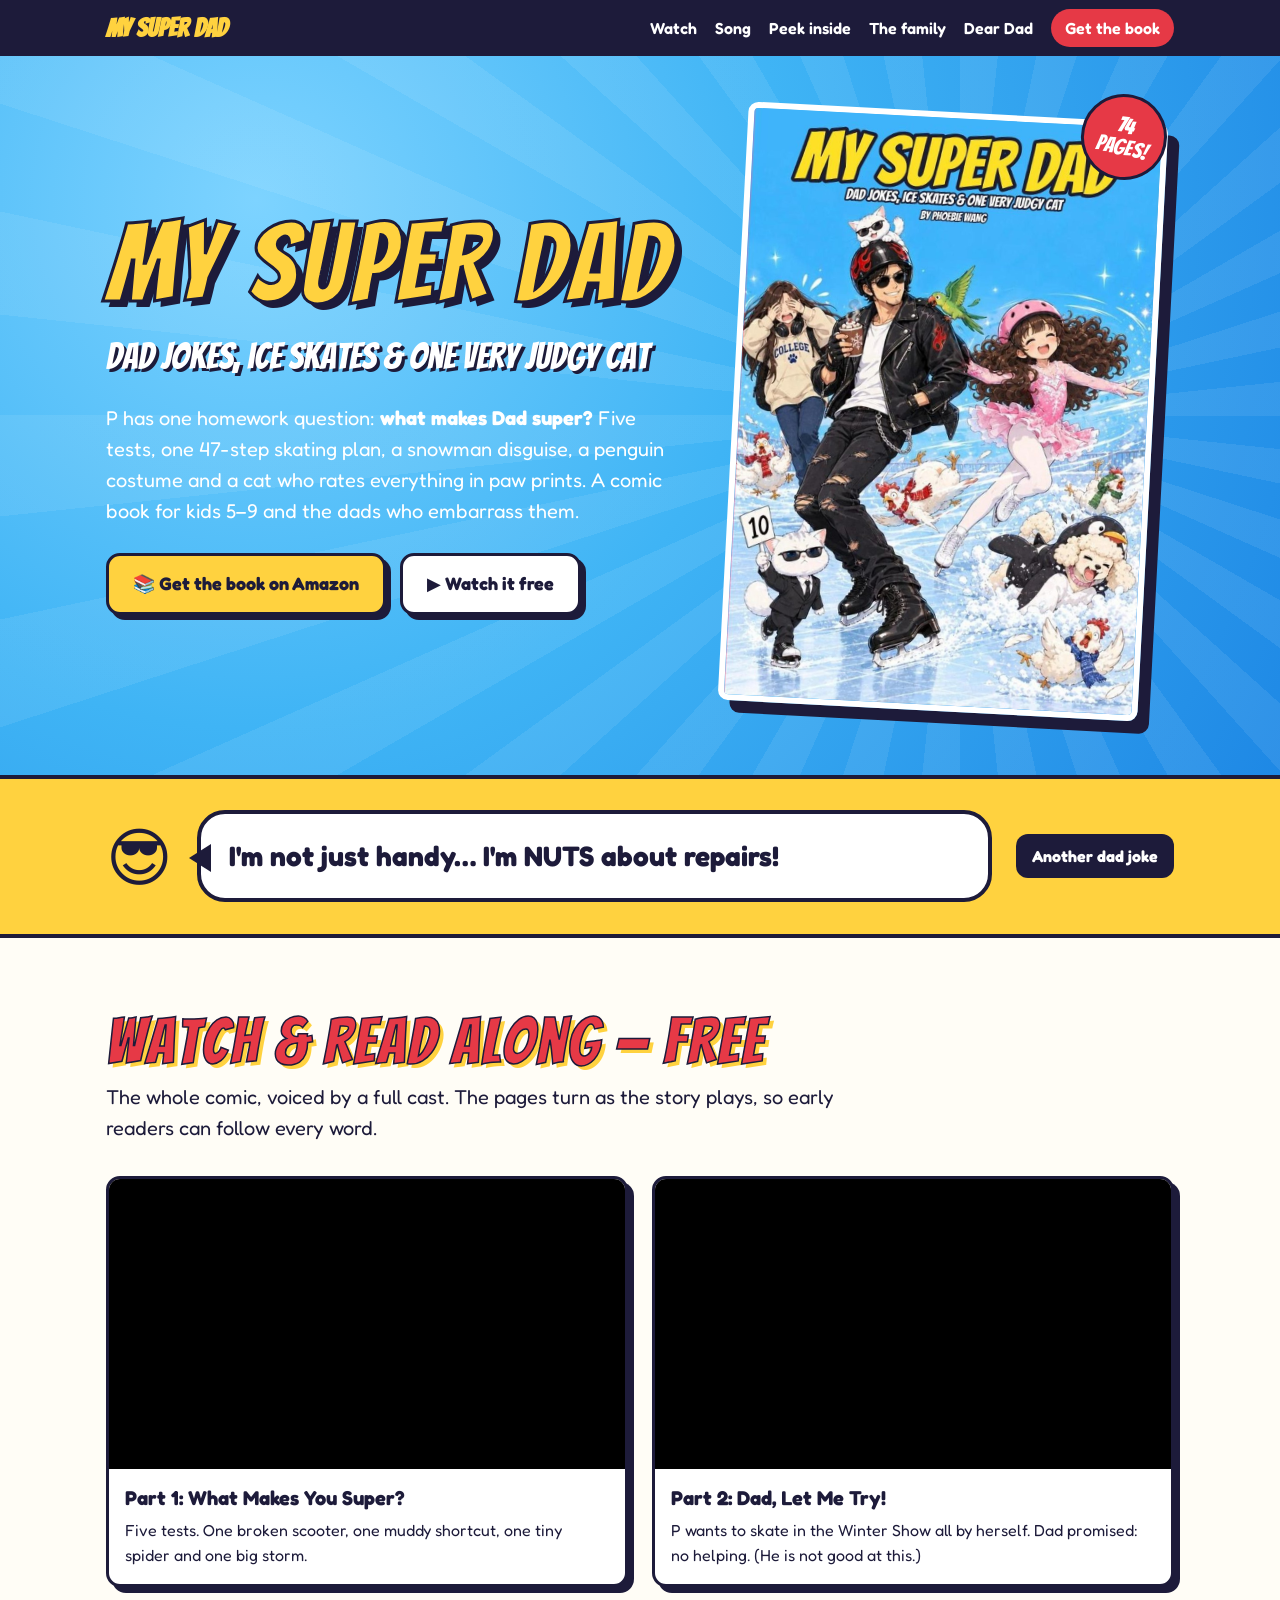
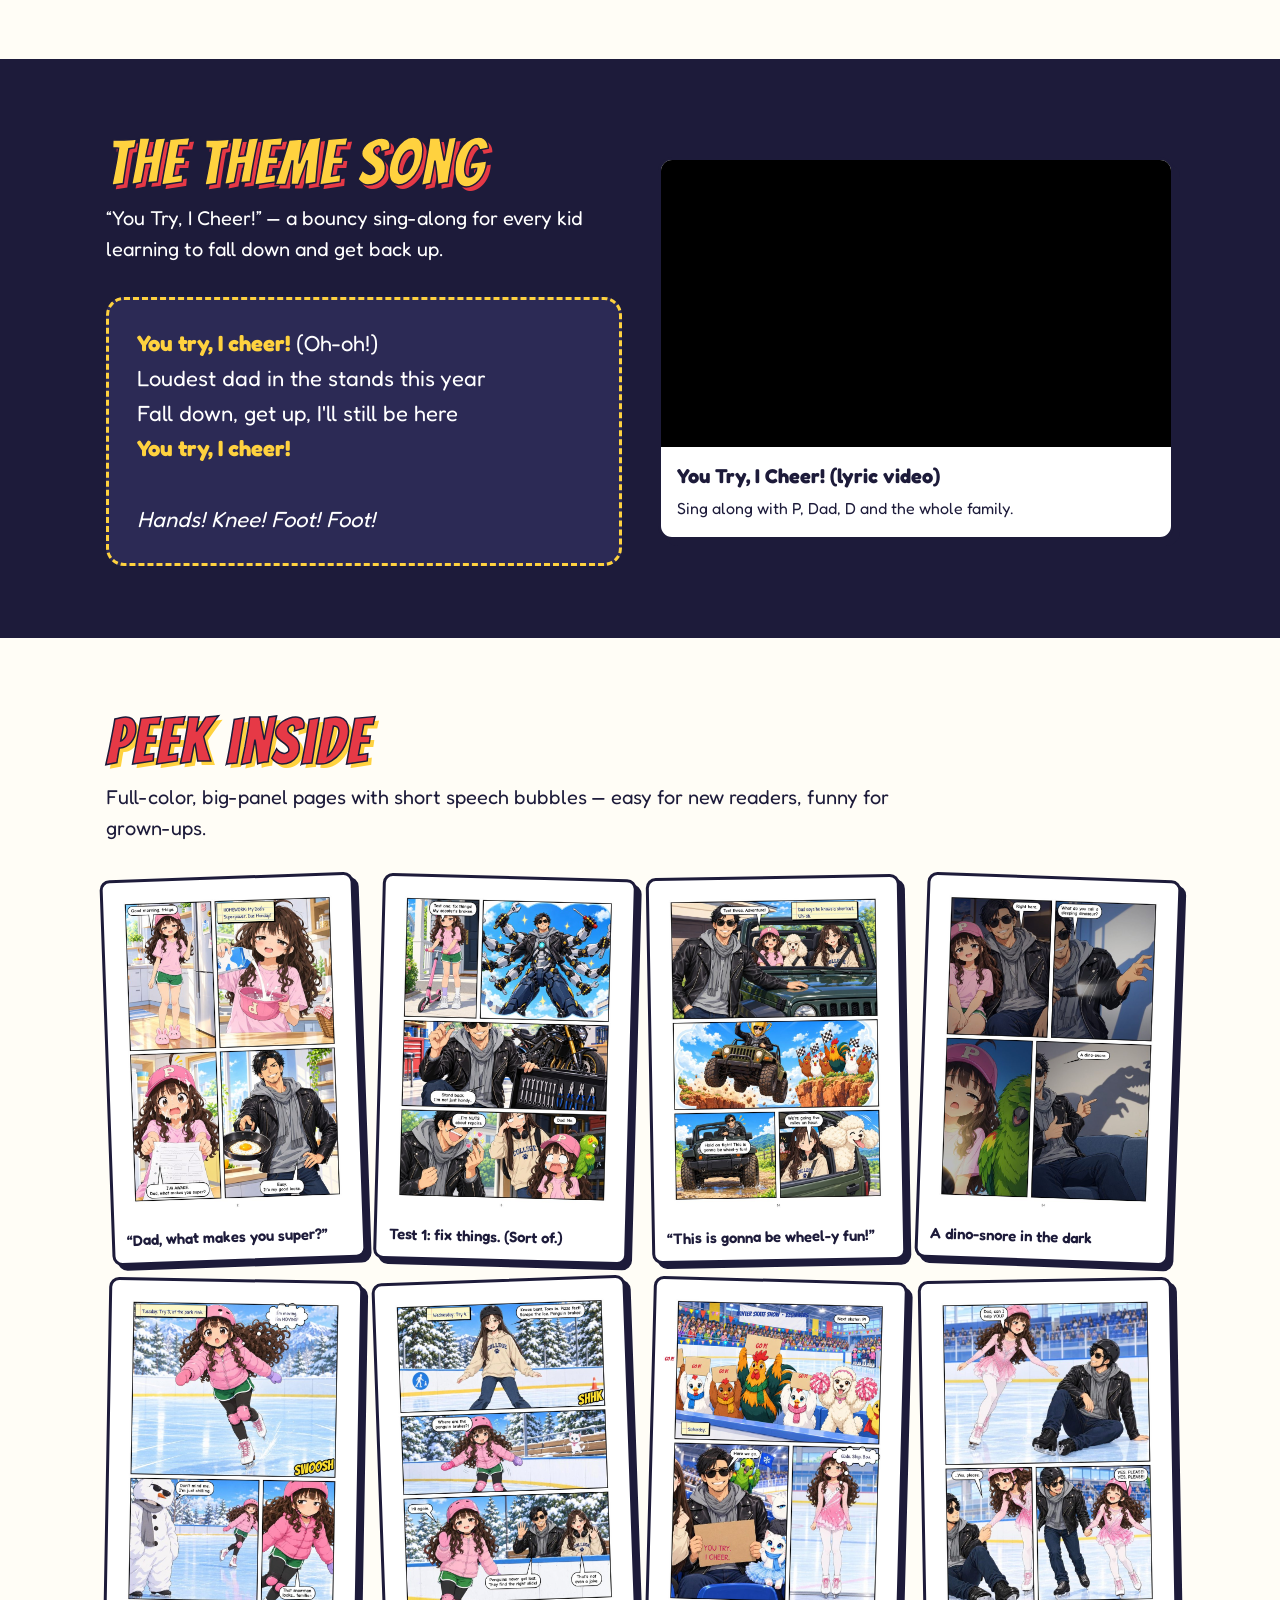
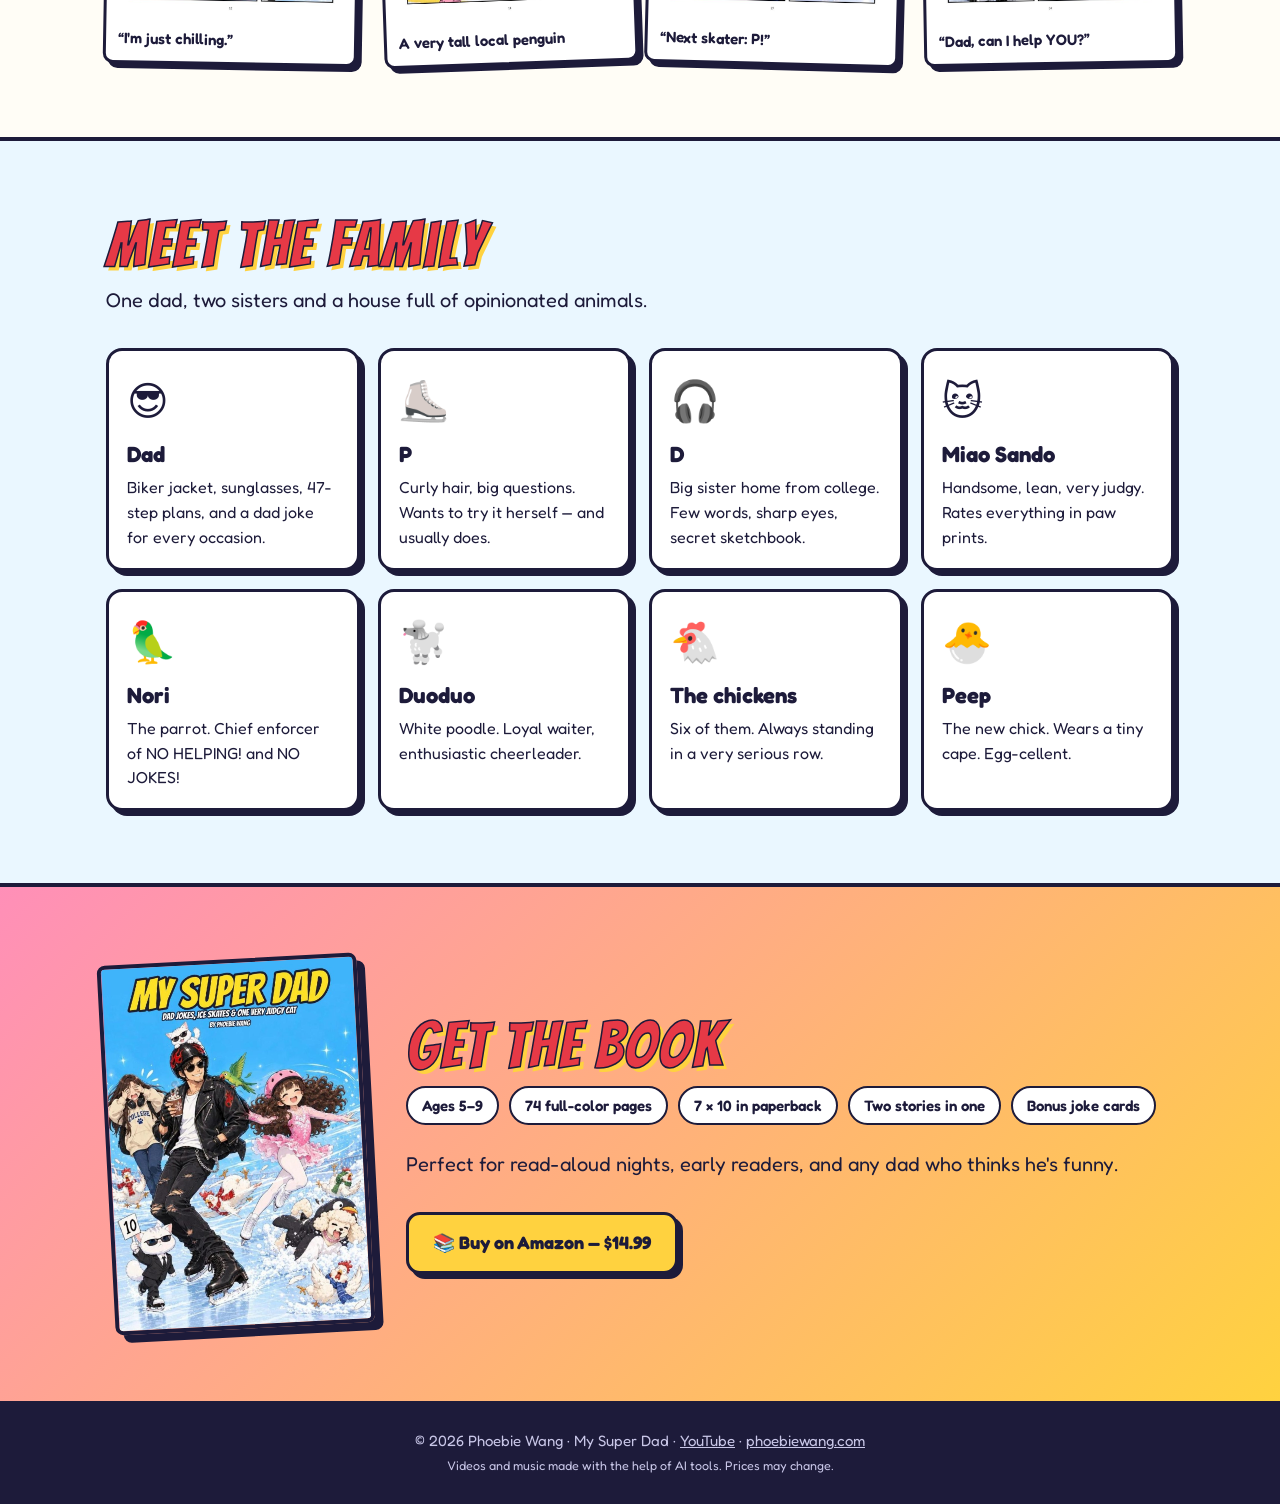
<file: index.html>
<!doctype html>
<html lang="en">
<head>
<meta charset="utf-8">
<meta name="viewport" content="width=device-width,initial-scale=1">
<title>My Super Dad — Dad Jokes, Ice Skates & One Very Judgy Cat</title>
<meta name="description" content="A laugh-out-loud comic book for kids 5–9 and the dads who embarrass them. Read-along audiobook, theme song and sing-along videos — free on YouTube.">
<meta property="og:title" content="My Super Dad — a comic book for kids and dads">
<meta property="og:description" content="Dad jokes, ice skates and one very judgy cat. Watch the read-along, sing the song, get the book.">
<meta property="og:image" content="https://dadcomic.com/img/og.jpg">
<meta property="og:url" content="https://dadcomic.com/">
<meta name="twitter:card" content="summary_large_image">
<link rel="icon" href="data:image/svg+xml,<svg xmlns='http://www.w3.org/2000/svg' viewBox='0 0 100 100'><text y='.9em' font-size='90'>🦸</text></svg>">
<link rel="preconnect" href="https://fonts.googleapis.com"><link rel="preconnect" href="https://fonts.gstatic.com" crossorigin>
<link href="https://fonts.googleapis.com/css2?family=Bangers&family=Fredoka:wght@400;600;700&display=swap" rel="stylesheet">
<style>
:root{--sky:#3fb4f5;--sun:#ffd23f;--red:#e63946;--ink:#1d1b3a;--paper:#fffdf6;--pink:#ff8fb8;--card:#fff}
*{box-sizing:border-box}
html{scroll-behavior:smooth}
body{margin:0;background:var(--paper);color:var(--ink);font:400 18px/1.55 Fredoka,system-ui,sans-serif}
a{color:inherit}
img{max-width:100%;display:block}
.wrap{max-width:1100px;margin:0 auto;padding:0 16px}
h1,h2,.bang{font-family:Bangers,Impact,sans-serif;letter-spacing:.03em;font-weight:400;line-height:1}
nav{position:sticky;top:0;z-index:10;background:var(--ink);color:#fff}
nav .wrap{display:flex;align-items:center;gap:18px;height:56px;overflow-x:auto;white-space:nowrap}
nav .logo{font-family:Bangers;font-size:26px;color:var(--sun);text-decoration:none;margin-right:auto}
nav a{text-decoration:none;font-weight:600;font-size:16px}
nav a.buy{background:var(--red);padding:7px 14px;border-radius:999px}
.hero{background:radial-gradient(circle at 20% 20%,#7dd3ff 0,var(--sky) 45%,#1e88e5 100%);color:#fff;overflow:hidden;position:relative}
.hero:before{content:"";position:absolute;inset:0;background:repeating-conic-gradient(from 0deg at 75% 50%,rgba(255,255,255,.08) 0 6deg,transparent 6deg 12deg)}
.hero .wrap{position:relative;display:grid;grid-template-columns:1.1fr .9fr;gap:40px;align-items:center;padding:56px 16px 64px}
.hero h1{font-size:clamp(56px,9vw,112px);color:var(--sun);-webkit-text-stroke:3px var(--ink);text-shadow:6px 6px 0 var(--ink);margin:0 0 10px}
.hero .sub{font-family:Bangers;font-size:clamp(24px,3.4vw,36px);margin:0 0 18px;text-shadow:3px 3px 0 var(--ink)}
.hero p{font-size:20px;max-width:34em;margin:0 0 26px}
.btns{display:flex;flex-wrap:wrap;gap:14px}
.btn{display:inline-flex;align-items:center;gap:8px;padding:14px 24px;border-radius:14px;font-weight:700;text-decoration:none;border:3px solid var(--ink);box-shadow:5px 5px 0 var(--ink);transition:transform .12s,box-shadow .12s}
.btn:hover{transform:translate(-2px,-2px);box-shadow:7px 7px 0 var(--ink)}
.btn.y{background:var(--sun);color:var(--ink)}.btn.w{background:#fff;color:var(--ink)}
.cover{transform:rotate(3deg);border:6px solid #fff;border-radius:10px;box-shadow:12px 12px 0 var(--ink);max-width:420px;justify-self:center}
.burst{position:absolute;top:-18px;right:-14px;background:var(--red);color:#fff;font-family:Bangers;font-size:22px;padding:18px 14px;border-radius:50%;transform:rotate(12deg);border:3px solid var(--ink);text-align:center;line-height:1}
.coverbox{position:relative;justify-self:center}
section{padding:72px 0}
h2{font-size:clamp(40px,6vw,64px);margin:0 0 8px;color:var(--red);-webkit-text-stroke:1.5px var(--ink);text-shadow:4px 4px 0 var(--sun)}
.lead{font-size:20px;max-width:40em;margin:0 0 32px}
.joke{background:var(--sun);border-top:4px solid var(--ink);border-bottom:4px solid var(--ink)}
.joke .wrap{display:flex;align-items:center;gap:24px;padding:28px 16px}
.bubble{position:relative;background:#fff;border:4px solid var(--ink);border-radius:28px;padding:20px 28px;font-size:clamp(20px,2.6vw,28px);font-weight:700;flex:1;min-height:92px;display:flex;align-items:center}
.bubble:after{content:"";position:absolute;left:-26px;top:30px;border:14px solid transparent;border-right:22px solid var(--ink)}
.dadface{font-size:64px}
.joke button{font:700 16px Fredoka;background:var(--ink);color:#fff;border:0;border-radius:12px;padding:12px 16px;cursor:pointer}
.grid{display:grid;grid-template-columns:repeat(4,1fr);gap:18px}
.grid figure{margin:0;background:#fff;border:3px solid var(--ink);border-radius:10px;padding:8px;box-shadow:5px 5px 0 var(--ink);transform:rotate(var(--r,0deg));transition:transform .15s}
.grid figure:hover{transform:rotate(0) scale(1.03)}
.grid figcaption{font-weight:600;font-size:15px;padding:8px 4px 2px}
.vids{display:grid;grid-template-columns:repeat(2,1fr);gap:24px}
.vid{background:#fff;border:3px solid var(--ink);border-radius:14px;overflow:hidden;box-shadow:6px 6px 0 var(--ink)}
.vid .f{position:relative;aspect-ratio:16/9;background:#000}
.vid iframe{position:absolute;inset:0;width:100%;height:100%;border:0}
.vid h3{margin:0;padding:14px 16px 4px;font-size:20px}
.vid p{margin:0;padding:0 16px 16px;font-size:16px}
.song{background:var(--ink);color:#fff}
.song h2{color:var(--sun);text-shadow:4px 4px 0 var(--red)}
.song .vid{color:var(--ink)}
.song .wrap{display:grid;grid-template-columns:1fr 1fr;gap:36px;align-items:center}
.chorus{background:#2c2a55;border-radius:18px;padding:26px 28px;font-size:22px;line-height:1.6;border:3px dashed var(--sun)}
.chorus b{color:var(--sun)}
.cast{display:grid;grid-template-columns:repeat(4,1fr);gap:18px}
.who{background:#fff;border:3px solid var(--ink);border-radius:16px;padding:18px;box-shadow:5px 5px 0 var(--ink)}
.who .e{font-size:40px}.who h3{margin:6px 0 4px;font-size:22px}.who p{margin:0;font-size:16px}
.buybox{background:linear-gradient(135deg,var(--pink),var(--sun));border-top:4px solid var(--ink)}
.buybox .wrap{display:grid;grid-template-columns:auto 1fr;gap:40px;align-items:center}
.buybox img{width:260px;border:4px solid var(--ink);border-radius:8px;box-shadow:8px 8px 0 var(--ink);transform:rotate(-3deg)}
.facts{display:flex;flex-wrap:wrap;gap:10px;margin:0 0 24px;padding:0;list-style:none}
.facts li{background:#fff;border:2px solid var(--ink);border-radius:999px;padding:6px 14px;font-weight:600;font-size:15px}
footer{background:var(--ink);color:#c9c7e8;padding:28px 0;font-size:15px;text-align:center}
@media (max-width:860px){.hero .wrap,.song .wrap,.buybox .wrap{grid-template-columns:1fr}.grid,.cast{grid-template-columns:repeat(2,1fr)}.vids{grid-template-columns:1fr}.cover{max-width:300px}.buybox img{width:200px}.joke .wrap{flex-wrap:wrap}.dadface{display:none}.bubble:after{display:none}}
</style>
</head>
<body>
<nav><div class="wrap"><a class="logo" href="#top">MY SUPER DAD</a><a href="#watch">Watch</a><a href="#song">Song</a><a href="#peek">Peek inside</a><a href="#family">The family</a><a href="/dear/">Dear Dad</a><a class="buy" href="https://www.amazon.com/dp/B0HPM4S3K6" target="_blank" rel="noopener">Get the book</a></div></nav>

<header class="hero" id="top"><div class="wrap">
 <div>
  <h1>MY SUPER DAD</h1>
  <p class="sub">Dad jokes, ice skates &amp; one very judgy cat</p>
  <p>P has one homework question: <b>what makes Dad super?</b> Five tests, one 47-step skating plan, a snowman disguise, a penguin costume and a cat who rates everything in paw prints. A comic book for kids 5–9 and the dads who embarrass them.</p>
  <div class="btns"><a class="btn y" href="https://www.amazon.com/dp/B0HPM4S3K6" target="_blank" rel="noopener">📚 Get the book on Amazon</a><a class="btn w" href="#watch">▶ Watch it free</a></div>
 </div>
 <div class="coverbox"><img class="cover" src="img/cover.jpg" alt="My Super Dad comic book cover" width="420"><div class="burst">74<br>PAGES!</div></div>
</div></header>

<div class="joke"><div class="wrap">
 <div class="dadface">😎</div>
 <div class="bubble" id="joke" aria-live="polite">I'm not just handy… I'm NUTS about repairs!</div>
 <button id="next">Another dad joke</button>
</div></div>

<section id="watch"><div class="wrap">
 <h2>Watch &amp; read along — free</h2>
 <p class="lead">The whole comic, voiced by a full cast. The pages turn as the story plays, so early readers can follow every word.</p>
 <div class="vids">
  <div class="vid"><div class="f"><iframe loading="lazy" src="https://www.youtube-nocookie.com/embed/TQnxKHzIsdI" title="My Super Dad Part 1" allowfullscreen></iframe></div><h3>Part 1: What Makes You Super?</h3><p>Five tests. One broken scooter, one muddy shortcut, one tiny spider and one big storm.</p></div>
  <div class="vid"><div class="f"><iframe loading="lazy" src="https://www.youtube-nocookie.com/embed/eQfUimcB0sU" title="My Super Dad Part 2" allowfullscreen></iframe></div><h3>Part 2: Dad, Let Me Try!</h3><p>P wants to skate in the Winter Show all by herself. Dad promised: no helping. (He is not good at this.)</p></div>
 </div>
</div></section>

<section class="song" id="song"><div class="wrap">
 <div>
  <h2>The theme song</h2>
  <p class="lead">“You Try, I Cheer!” — a bouncy sing-along for every kid learning to fall down and get back up.</p>
  <div class="chorus"><b>You try, I cheer!</b> (Oh-oh!)<br>Loudest dad in the stands this year<br>Fall down, get up, I'll still be here<br><b>You try, I cheer!</b><br><br><i>Hands! Knee! Foot! Foot!</i></div>
 </div>
 <div class="vid"><div class="f"><iframe loading="lazy" src="https://www.youtube-nocookie.com/embed/x-S1PxCqoeY" title="You Try, I Cheer music video" allowfullscreen></iframe></div><h3>You Try, I Cheer! (lyric video)</h3><p>Sing along with P, Dad, D and the whole family.</p></div>
</div></section>

<section id="peek"><div class="wrap">
 <h2>Peek inside</h2>
 <p class="lead">Full-color, big-panel pages with short speech bubbles — easy for new readers, funny for grown-ups.</p>
 <div class="grid">
  <figure style="--r:-2deg"><img loading="lazy" src="img/p1_2.jpg" alt="Comic page: homework due Monday"><figcaption>“Dad, what makes you super?”</figcaption></figure>
  <figure style="--r:1.5deg"><img loading="lazy" src="img/p1_5.jpg" alt="Comic page: Dad fixes the scooter"><figcaption>Test 1: fix things. (Sort of.)</figcaption></figure>
  <figure style="--r:-1deg"><img loading="lazy" src="img/p1_14.jpg" alt="Comic page: jeep adventure"><figcaption>“This is gonna be wheel-y fun!”</figcaption></figure>
  <figure style="--r:2deg"><img loading="lazy" src="img/p1_24.jpg" alt="Comic page: storm night"><figcaption>A dino-snore in the dark</figcaption></figure>
  <figure style="--r:1deg"><img loading="lazy" src="img/p2_12.jpg" alt="Comic page: snowman disguise"><figcaption>“I'm just chilling.”</figcaption></figure>
  <figure style="--r:-2deg"><img loading="lazy" src="img/p2_14.jpg" alt="Comic page: penguin brakes"><figcaption>A very tall local penguin</figcaption></figure>
  <figure style="--r:1.5deg"><img loading="lazy" src="img/p2_27.jpg" alt="Comic page: skate show"><figcaption>“Next skater: P!”</figcaption></figure>
  <figure style="--r:-1deg"><img loading="lazy" src="img/p2_34.jpg" alt="Comic page: can I help you"><figcaption>“Dad, can I help YOU?”</figcaption></figure>
 </div>
</div></section>

<section id="family" style="background:#eaf7ff;border-top:4px solid var(--ink)"><div class="wrap">
 <h2>Meet the family</h2>
 <p class="lead">One dad, two sisters and a house full of opinionated animals.</p>
 <div class="cast">
  <div class="who"><div class="e">😎</div><h3>Dad</h3><p>Biker jacket, sunglasses, 47-step plans, and a dad joke for every occasion.</p></div>
  <div class="who"><div class="e">⛸️</div><h3>P</h3><p>Curly hair, big questions. Wants to try it herself — and usually does.</p></div>
  <div class="who"><div class="e">🎧</div><h3>D</h3><p>Big sister home from college. Few words, sharp eyes, secret sketchbook.</p></div>
  <div class="who"><div class="e">🐱</div><h3>Miao Sando</h3><p>Handsome, lean, very judgy. Rates everything in paw prints.</p></div>
  <div class="who"><div class="e">🦜</div><h3>Nori</h3><p>The parrot. Chief enforcer of NO HELPING! and NO JOKES!</p></div>
  <div class="who"><div class="e">🐩</div><h3>Duoduo</h3><p>White poodle. Loyal waiter, enthusiastic cheerleader.</p></div>
  <div class="who"><div class="e">🐔</div><h3>The chickens</h3><p>Six of them. Always standing in a very serious row.</p></div>
  <div class="who"><div class="e">🐣</div><h3>Peep</h3><p>The new chick. Wears a tiny cape. Egg-cellent.</p></div>
 </div>
</div></section>

<section class="buybox"><div class="wrap">
 <img src="img/cover.jpg" alt="My Super Dad book">
 <div>
  <h2>Get the book</h2>
  <ul class="facts"><li>Ages 5–9</li><li>74 full-color pages</li><li>7 × 10 in paperback</li><li>Two stories in one</li><li>Bonus joke cards</li></ul>
  <p class="lead">Perfect for read-aloud nights, early readers, and any dad who thinks he's funny.</p>
  <a class="btn y" href="https://www.amazon.com/dp/B0HPM4S3K6" target="_blank" rel="noopener">📚 Buy on Amazon — $14.99</a>
 </div>
</div></section>

<footer>© 2026 Phoebie Wang · My Super Dad · <a href="https://www.youtube.com/channel/UCxfCozbxSOhsVxKwdtsfzkQ" target="_blank" rel="noopener">YouTube</a> · <a href="https://www.phoebiewang.com" target="_blank" rel="noopener">phoebiewang.com</a><br><small>Videos and music made with the help of AI tools. Prices may change.</small></footer>

<script>
const J=["I'm not just handy… I'm NUTS about repairs!","What do you call a sleeping dinosaur? A dino-snore.","The sky is blue because it's feeling blue.","The hens stopped laying? They're on eggs-tended vacation.","Hold on tight! This is gonna be wheel-y fun!","You're egg-cellent.","I made a CHART. It's a real chart-topper!","Skating rule one: be cool. Lucky for you, I'm ice cold.","Falling? You really ice-d it!","Don't mind me. I'm just chilling.","I'm having a meltdown.","Penguins never get lost. They find the right slide!","I'm fine! Just testing gravity.","Best day ever. I'm feeling ice-static!","Snow way you're stopping now!"];
let i=0;const el=document.getElementById('joke');
function next(){i=(i+1)%J.length;el.textContent=J[i]}
document.getElementById('next').onclick=next;setInterval(next,9000);
</script>
</body>
</html>
</file>
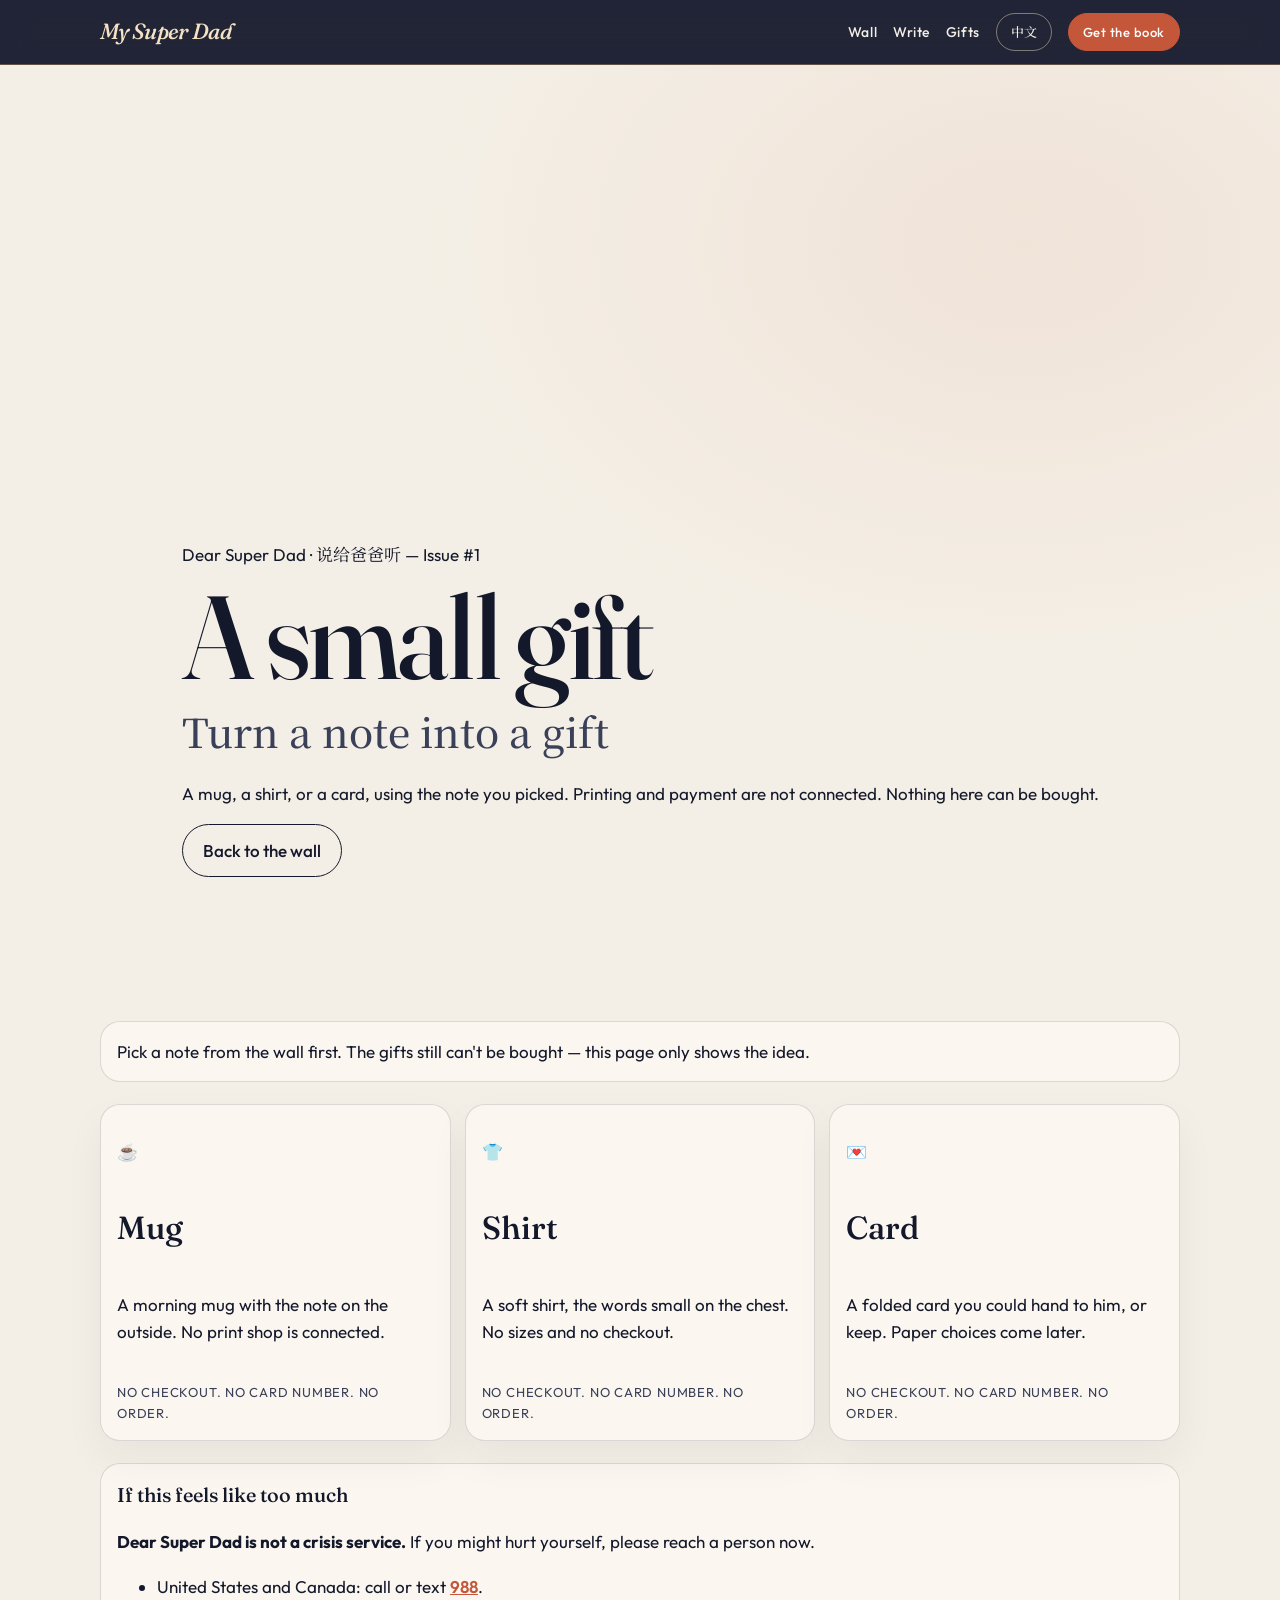
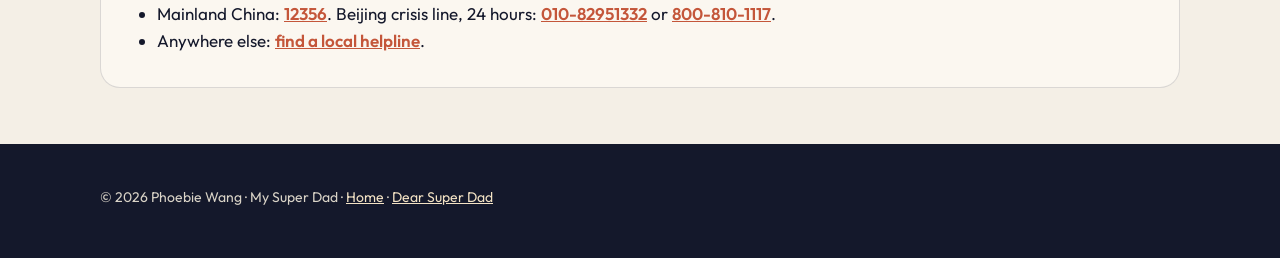
<file: dear/gift/index.html>
<!doctype html>
<html lang="en" data-ui="en">
<head>
<meta charset="utf-8">
<meta name="viewport" content="width=device-width,initial-scale=1">
<title>Turn into a gift · Dear Super Dad</title>
<meta name="description" content="A mug, a shirt, or a card from a note to Dad. Printing and checkout are not connected.">
<link rel="canonical" href="https://dadcomic.com/dear/gift/">
<link rel="icon" href="data:image/svg+xml,<svg xmlns='http://www.w3.org/2000/svg' viewBox='0 0 100 100'><text y='.9em' font-size='90'>🦸</text></svg>">
<script>
(function () {
  try {
    var saved = localStorage.getItem("dear-super-dad-lang");
    var lang = saved === "zh" || saved === "en" ? saved : ((navigator.language || "").toLowerCase().indexOf("zh") === 0 ? "zh" : "en");
    document.documentElement.lang = lang === "zh" ? "zh-Hans" : "en";
    document.documentElement.dataset.ui = lang;
  } catch (e) {
    document.documentElement.dataset.ui = "en";
  }
})();
</script>
<link rel="preconnect" href="https://fonts.googleapis.com">
<link rel="preconnect" href="https://fonts.gstatic.com" crossorigin>
<link href="https://fonts.googleapis.com/css2?family=Fraunces:ital,opsz,wght@0,9..144,500;0,9..144,620;1,9..144,500&family=Noto+Serif+SC:wght@500;600&family=Outfit:wght@400;500;600&display=swap" rel="stylesheet">
<link rel="stylesheet" href="../css/dear.css">
</head>
<body>
<nav><div class="wrap">
  <a class="logo" href="../../">My Super Dad</a>
  <a href="../#wall"><span data-show="en">Wall</span><span data-show="zh">墙</span></a>
  <a href="../#write"><span data-show="en">Write</span><span data-show="zh">写</span></a>
  <a href="./" aria-current="page"><span data-show="en">Gifts</span><span data-show="zh">礼物</span></a>
  <button type="button" class="lang-btn" id="lang-toggle"><span data-show="en">中文</span><span data-show="zh">EN</span></button>
  <a class="buy" href="https://www.amazon.com/dp/B0HPM4S3K6" target="_blank" rel="noopener"><span data-show="en">Get the book</span><span data-show="zh">去买书</span></a>
</div></nav>

<header class="hero"><div class="wrap hero-grid" style="padding:32px 0 40px">
  <div>
    <p class="issue">Dear Super Dad · 说给爸爸听 — Issue #1</p>
    <h1>A small gift</h1>
    <p class="zh-name" data-i18n="giftTitle">Turn a note into a gift</p>
    <p class="lede" data-i18n="giftLede">A mug, a shirt, or a card, using the note you picked. Printing and payment are not connected. Nothing here can be bought.</p>
    <a class="btn w" href="../#wall" data-i18n="backWall">Back to the wall</a>
  </div>
</div></header>

<main><section><div class="wrap">
  <h2 id="gift-selected" data-i18n="giftSelected" hidden>The note you picked</h2>
  <div id="gift-card"></div>
  <p class="note" id="gift-missing" data-i18n="giftMissing" hidden>Pick a note from the wall first. The gifts still can't be bought — this page only shows the idea.</p>

  <div class="products" style="margin-top:22px">
    <article class="product panel">
      <p class="mark" aria-hidden="true">☕</p>
      <h3 data-i18n="mug">Mug</h3>
      <p data-i18n="mugBody">A morning mug with the note on the outside. No print shop is connected.</p>
      <span class="soon" data-i18n="noCheckout">No checkout. No card number. No order.</span>
    </article>
    <article class="product panel">
      <p class="mark" aria-hidden="true">👕</p>
      <h3 data-i18n="shirt">Shirt</h3>
      <p data-i18n="shirtBody">A soft shirt, the words small on the chest. No sizes and no checkout.</p>
      <span class="soon" data-i18n="noCheckout">No checkout. No card number. No order.</span>
    </article>
    <article class="product panel">
      <p class="mark" aria-hidden="true">💌</p>
      <h3 data-i18n="cardProduct">Card</h3>
      <p data-i18n="cardBody">A folded card you could hand to him, or keep. Paper choices come later.</p>
      <span class="soon" data-i18n="noCheckout">No checkout. No card number. No order.</span>
    </article>
  </div>

  <div class="crisis" id="crisis">
    <h3 data-i18n="crisisTitle">If this feels like too much</h3>
    <div data-show="en">
      <p><b>Dear Super Dad is not a crisis service.</b> If you might hurt yourself, please reach a person now.</p>
      <ul>
        <li>United States and Canada: call or text <a href="tel:988">988</a>.</li>
        <li>Mainland China: <a href="tel:12356">12356</a>. Beijing crisis line, 24 hours: <a href="tel:01082951332">010-82951332</a> or <a href="tel:8008101117">800-810-1117</a>.</li>
        <li>Anywhere else: <a href="https://www.iasp.info/suicidalthoughts/" target="_blank" rel="noopener">find a local helpline</a>.</li>
      </ul>
    </div>
    <div data-show="zh">
      <p><b>「说给爸爸听」不是危机援助服务。</b> 如果你可能伤害自己，请现在就联系一个人。</p>
      <ul>
        <li>美国和加拿大：拨打或发短信 <a href="tel:988">988</a>。</li>
        <li>中国大陆：<a href="tel:12356">12356</a>。北京心理危机热线（24 小时）：<a href="tel:01082951332">010-82951332</a> 或 <a href="tel:8008101117">800-810-1117</a>。</li>
        <li>其他地区：<a href="https://www.iasp.info/suicidalthoughts/" target="_blank" rel="noopener">查找当地援助热线</a>。</li>
      </ul>
    </div>
  </div>
</div></section></main>

<footer><div class="wrap">
  <p>© 2026 Phoebie Wang · My Super Dad · <a href="../../" data-i18n="footerHome">Home</a> · <a href="../">Dear Super Dad</a></p>
</div></footer>

<dialog id="share-dialog" aria-labelledby="share-title">
  <div class="dialog-head">
    <h2 id="share-title" tabindex="-1" data-i18n="shareTitle">Share card</h2>
    <button type="button" class="icon-btn" id="share-close" data-i18n="close">Close</button>
  </div>
  <div class="dialog-body">
    <p class="share-status" role="status"></p>
    <div class="previews"></div>
    <div class="btns">
      <button type="button" class="btn y" data-download="9:16" disabled data-i18n="download916">Download 9:16</button>
      <button type="button" class="btn w" data-download="4:5" disabled data-i18n="download45">Download 4:5</button>
    </div>
  </div>
</dialog>
<script type="module" src="../js/gift.js"></script>
</body>
</html>
</file>
<file: dear/css/dear.css>
@font-face {
  font-family: Bangers;
  src: url("../../fonts/Bangers-Regular.ttf") format("truetype");
  font-weight: 400;
  font-style: normal;
  font-display: swap;
}

:root {
  --ivory: #f4efe6;
  --ivory-2: #fbf7f0;
  --ink: #14182b;
  --ink-soft: #3a4058;
  --coral: #c4563a;
  --gold: #b08958;
  --night: #14182e;
  --night-2: #1d2444;
  --line: rgba(20, 24, 43, .14);
  --serif: "Fraunces", "Noto Serif SC", "Songti SC", "Noto Serif CJK SC", Georgia, serif;
  --sans: Outfit, "Noto Serif SC", "PingFang SC", "Microsoft YaHei", sans-serif;
  --sfx: Bangers, "Noto Serif SC", Impact, sans-serif;
}

* { box-sizing: border-box; }
[hidden] { display: none !important; }
html { scroll-behavior: auto; color-scheme: light; }
body {
  margin: 0;
  color: var(--ink);
  background: var(--ivory);
  font: 400 17px/1.6 var(--sans);
}
img { max-width: 100%; display: block; }
a { color: inherit; }
button, input, select, textarea { font: inherit; color: inherit; }
h1, h2, .serif { font-family: var(--serif); font-weight: 500; letter-spacing: -0.03em; }
.wrap { max-width: 1120px; margin: 0 auto; padding: 0 20px; }
.sr {
  position: absolute; width: 1px; height: 1px; padding: 0; margin: -1px;
  overflow: hidden; clip: rect(0,0,0,0); border: 0;
}
html[data-ui="en"] [data-show="zh"] { display: none !important; }
html[data-ui="zh"] [data-show="en"] { display: none !important; }

.eyebrow {
  margin: 0 0 12px;
  font-size: 12px;
  font-weight: 600;
  letter-spacing: .22em;
  text-transform: uppercase;
  color: var(--gold);
}
.sfx {
  font-family: var(--sfx);
  font-weight: 400;
  letter-spacing: .04em;
  text-transform: none;
  color: var(--coral);
  font-size: 18px;
}

nav {
  position: sticky;
  top: 0;
  z-index: 30;
  background: rgba(20, 24, 43, .94);
  color: var(--ivory);
  backdrop-filter: blur(16px);
  border-bottom: 1px solid rgba(176, 137, 88, .45);
}
nav .wrap {
  display: flex; align-items: center; gap: 16px;
  height: 64px; overflow-x: auto; white-space: nowrap;
}
nav .logo {
  font-family: var(--serif);
  font-style: italic;
  font-weight: 500;
  font-size: 22px;
  color: #f3e2c4;
  text-decoration: none;
  margin-right: auto;
  letter-spacing: -0.03em;
}
nav a { text-decoration: none; font-weight: 500; font-size: 14px; letter-spacing: .04em; }
nav a.buy, .lang-btn {
  border: 1px solid rgba(243, 226, 196, .45);
  background: transparent;
  color: var(--ivory);
  border-radius: 999px;
  padding: 8px 14px;
  cursor: pointer;
  font-weight: 500;
  font-size: 13px;
}
nav a.buy { background: var(--coral); border-color: var(--coral); color: #fff; }

.hero {
  min-height: 100svh;
  display: grid;
  align-items: end;
  padding: 28px 0 48px;
  background:
    radial-gradient(ellipse at 80% 20%, rgba(196, 86, 58, .08), transparent 42%),
    var(--ivory);
}
.hero-stage {
  display: grid;
  gap: 36px;
  align-items: end;
}
.hero h1 {
  margin: 0;
  font-size: clamp(64px, 14vw, 118px);
  line-height: .88;
  font-weight: 500;
  color: var(--ink);
}
.zh-name {
  margin: 10px 0 0;
  font-family: "Noto Serif SC", var(--serif);
  font-size: clamp(28px, 5vw, 40px);
  font-weight: 500;
  color: var(--ink-soft);
}
.sub {
  margin: 22px 0 8px;
  font-family: var(--serif);
  font-size: clamp(26px, 4vw, 36px);
  font-weight: 500;
  line-height: 1.25;
  letter-spacing: -0.03em;
}
.brand { margin: 0 0 18px; color: var(--ink-soft); font-size: 16px; }
.hero-actions { display: flex; flex-wrap: wrap; gap: 12px; }
.cover-panel { margin: 0; }
.cover-panel img {
  width: min(100%, 460px);
  height: auto;
  margin-inline: auto;
  border-radius: 2px;
  box-shadow: 0 30px 70px rgba(20, 24, 43, .18);
}
.cover-panel figcaption {
  margin-top: 10px;
  text-align: center;
  font-size: 12px;
  letter-spacing: .16em;
  text-transform: uppercase;
  color: var(--ink-soft);
}

.btn {
  display: inline-flex;
  align-items: center;
  justify-content: center;
  min-height: 48px;
  padding: 12px 20px;
  border-radius: 999px;
  border: 1px solid var(--ink);
  background: transparent;
  color: var(--ink);
  text-decoration: none;
  font-weight: 500;
  cursor: pointer;
  transition: transform .45s ease, background .45s ease, color .45s ease;
}
.btn.y { background: var(--coral); border-color: var(--coral); color: #fff; }
.btn.w { background: transparent; }
.btn:hover { transform: translateY(-2px); }
.btn:disabled { opacity: .5; cursor: wait; transform: none; }

.overture { padding: 18vh 0 10vh; }
.overture-line {
  margin: 0;
  max-width: 14em;
  font-family: var(--serif);
  font-weight: 500;
  font-size: clamp(36px, 6vw, 68px);
  line-height: 1.15;
  letter-spacing: -0.035em;
}

.cast { padding: 10px 0 64px; }
.cast h2 { font-size: clamp(36px, 5vw, 56px); margin: 0 0 8px; line-height: 1.05; }
.credit { margin: 0 0 22px; color: var(--ink-soft); max-width: 40em; }
.cast-row {
  list-style: none;
  display: grid;
  grid-template-columns: 1fr 1fr;
  gap: 18px 14px;
  margin: 0;
  padding: 0;
}
.cast-row img {
  width: 100%;
  height: auto;
  aspect-ratio: 3/4;
  object-fit: cover;
  background: #efe8dc;
  border-radius: 2px;
}
.cast-row b {
  display: block;
  margin-top: 10px;
  font-family: var(--serif);
  font-size: 22px;
  font-weight: 500;
}
.cast-row li > span { color: var(--ink-soft); font-size: 14px; }

.banner {
  margin: 0;
  padding: 14px 20px;
  text-align: center;
  color: var(--ink-soft);
  border-block: 1px solid var(--line);
  font-size: 14px;
}

section { padding: 56px 0; }
h2 { font-size: clamp(40px, 6vw, 64px); margin: 0 0 10px; line-height: 1.02; }
.lead { margin: 0 0 22px; max-width: 38em; color: var(--ink-soft); }

.filters { display: flex; flex-wrap: wrap; gap: 8px; margin: 0 0 22px; }
.filters button, .count-list button, .react, .icon-btn, .star-light {
  font: 500 14px/1 var(--sans);
  border: 1px solid var(--line);
  background: transparent;
  color: var(--ink);
  border-radius: 999px;
  padding: 10px 14px;
  min-height: 40px;
  cursor: pointer;
}
.filters button[aria-pressed="true"] { background: var(--ink); color: var(--ivory); border-color: var(--ink); }
.board { display: grid; gap: 28px; }
.counts h2 { font-size: 28px; }
.help { color: var(--ink-soft); font-size: 14px; margin: 6px 0 12px; }
.count-list { list-style: none; display: flex; gap: 8px; overflow-x: auto; margin: 0; padding: 0 0 6px; }
.count-list li { flex: 0 0 auto; }
.count-list button { display: flex; gap: 10px; align-items: center; }
.count-list button[aria-pressed="true"] { background: var(--ink); color: var(--ivory); }
.count-list b { font-weight: 600; }

.night-sky {
  margin: 0 0 18px;
  padding: 16px 18px;
  border-radius: 18px;
  background: radial-gradient(circle at 20% 30%, rgba(255,255,255,.18), transparent 8%),
              linear-gradient(180deg, #1a2040, #12162c);
  color: #f4efe6;
  min-height: 88px;
}
.night-count { margin: 0 0 8px; font-size: 13px; letter-spacing: .08em; text-transform: uppercase; }
.night-stars { display: flex; flex-wrap: wrap; gap: 8px; min-height: 16px; }
.night-stars i {
  width: 7px; height: 7px; border-radius: 50%;
  background: #f3e2c4;
  box-shadow: 0 0 8px rgba(243, 226, 196, .8);
  display: block;
}

.wall { display: grid; gap: 22px; align-items: start; }
.panel {
  position: relative;
  background: var(--ivory-2);
  border: 1px solid var(--line);
  border-radius: 22px;
  padding: 22px 20px 18px;
  box-shadow: 0 18px 40px rgba(20, 24, 43, .05);
  display: flex;
  flex-direction: column;
  gap: 12px;
  transition: transform .5s ease, box-shadow .5s ease;
}
.panel:hover { transform: translateY(-6px); box-shadow: 0 24px 50px rgba(20, 24, 43, .1); }
.panel.heaven {
  background: linear-gradient(180deg, #1b2142, #15192f);
  color: #f6f1e7;
  border-color: rgba(243, 226, 196, .18);
}
.panel-bar { display: flex; flex-wrap: wrap; gap: 8px; align-items: center; font-size: 12px; letter-spacing: .12em; text-transform: uppercase; }
.pill, .sample-pill, .lang-pill {
  border: 1px solid currentColor;
  border-radius: 999px;
  padding: 3px 8px;
  opacity: .85;
}
.lang-pill { margin-left: auto; }
.page-frame { border-radius: 12px; overflow: hidden; background: #efe8dc; }
.panel .drawing { width: 100%; height: auto; aspect-ratio: 1; object-fit: cover; }
.letter, .bubble {
  margin: 0;
  font-family: var(--serif);
  font-weight: 500;
  font-size: 1.2rem;
  line-height: 1.65;
  letter-spacing: -0.02em;
}
.letter .salute, .bubble .salute {
  margin: 0 0 8px;
  font-style: italic;
  font-size: 1.35rem;
}
.letter .body, .bubble .body { margin: 0; overflow-wrap: anywhere; }
.panel .meta { margin: 0; font-size: 13px; letter-spacing: .08em; text-transform: uppercase; opacity: .7; }
.reacts, .card-actions { display: flex; flex-wrap: wrap; gap: 8px; }
.react[aria-pressed="true"], .star-light[aria-pressed="true"] { background: var(--ink); color: var(--ivory); }
.panel.heaven .react, .panel.heaven .star-light, .panel.heaven .btn {
  color: #f6f1e7;
  border-color: rgba(246, 241, 231, .35);
}
.panel.heaven .btn.y { background: #f3e2c4; color: #14182b; border-color: #f3e2c4; }
.card-actions .btn { flex: 1 1 auto; min-height: 44px; }

#wall.tone-heaven {
  background: radial-gradient(circle at 50% 0, rgba(243, 226, 196, .08), transparent 36%), var(--night);
  color: #f6f1e7;
  border-radius: 28px;
  padding-inline: 8px;
}
#wall.tone-heaven .lead, #wall.tone-heaven .help, #wall.tone-heaven h2 { color: #f6f1e7; }
#wall.tone-heaven .filters button, #wall.tone-heaven .count-list button {
  color: #f6f1e7;
  border-color: rgba(246, 241, 231, .3);
}
#wall.tone-heaven .filters button[aria-pressed="true"],
#wall.tone-heaven .count-list button[aria-pressed="true"] {
  background: #f3e2c4;
  color: #14182b;
}

.write { background: transparent; }
.comic-sheet {
  background: var(--ivory-2);
  border: 1px solid var(--line);
  border-radius: 28px;
  padding: 22px 18px 26px;
  box-shadow: 0 20px 50px rgba(20, 24, 43, .05);
}
.sheet-flag { margin: 0 0 8px; color: var(--ink-soft); }
.form-errors {
  background: #fde8e2;
  border-radius: 16px;
  padding: 12px 14px;
  margin-bottom: 12px;
}
.form-errors ul { margin: 6px 0 0; padding-left: 1.1em; }
.note, .crisis, .form-result, .product {
  background: var(--ivory-2);
  border: 1px solid var(--line);
  border-radius: 20px;
  padding: 16px;
}
.note { margin: 0 0 12px; }
.note.age { background: #f8ebe4; }
.form-grid { display: grid; gap: 14px; }
fieldset { border: 0; margin: 16px 0; padding: 0; }
legend { font-weight: 600; margin-bottom: 8px; }
.req::after { content: " *"; color: var(--coral); }
.field { display: grid; gap: 6px; font-weight: 500; }
.field input, .field select, .field textarea {
  width: 100%;
  border: 1px solid var(--line);
  border-radius: 14px;
  padding: 14px;
  background: #fff;
  font-family: var(--serif);
  font-size: 18px;
}
.field textarea { min-height: 180px; resize: vertical; line-height: 1.7; }
.counter { margin: 6px 0 0; text-align: right; font-size: 13px; color: var(--ink-soft); }
.counter.warn { color: #9a3412; }
.counter.full { color: var(--coral); }
.choices { display: grid; gap: 8px; }
.choice, .check {
  display: flex; gap: 10px; align-items: flex-start;
  background: #fff; border: 1px solid var(--line); border-radius: 16px; padding: 12px;
  cursor: pointer;
}
.choice small { display: block; color: var(--ink-soft); font-weight: 400; }
.choice:has(input:checked) { border-color: var(--ink); background: #fffaf4; }
.choice input, .check input { width: 1.1em; height: 1.1em; margin-top: .2em; accent-color: var(--ink); flex: none; }
#drawing-fields {
  margin-top: 8px;
  padding: 16px;
  border-radius: 18px;
  border: 1px dashed rgba(20, 24, 43, .3);
  background: #fff;
}
#image-preview img { width: min(100%, 280px); border-radius: 12px; margin: 8px 0; }
.form-result h3, .crisis h3 { font-family: var(--serif); font-weight: 500; margin: 0 0 8px; }
.crisis { margin-top: 22px; }
.crisis a { color: var(--coral); font-weight: 600; }
.products { display: grid; gap: 14px; }
.product h3 { font-family: var(--serif); font-size: 32px; margin: 8px 0; font-weight: 500; }
.soon {
  display: inline-block; margin-top: 8px; font-size: 13px;
  letter-spacing: .06em; text-transform: uppercase; color: var(--ink-soft);
}

dialog {
  border: 0;
  border-radius: 24px;
  padding: 0;
  width: min(680px, calc(100% - 24px));
  color: var(--ink);
  background: var(--ivory);
  box-shadow: 0 30px 80px rgba(20, 24, 43, .25);
}
dialog::backdrop { background: rgba(20, 24, 43, .45); }
.dialog-head {
  display: flex; justify-content: space-between; align-items: center;
  padding: 16px 18px; border-bottom: 1px solid var(--line);
}
.dialog-head h2 { margin: 0; font-size: 28px; }
.dialog-body { padding: 16px; }
.previews { display: flex; flex-wrap: wrap; gap: 16px; justify-content: center; align-items: end; }
.previews figure { margin: 0; text-align: center; font-size: 13px; letter-spacing: .12em; }
.preview-canvas { height: auto; border-radius: 4px; box-shadow: 0 12px 30px rgba(20,24,43,.12); }
.p916 { width: min(180px, 42vw); }
.p45 { width: min(230px, 56vw); }
.icon-btn { background: transparent; }

footer {
  background: var(--ink);
  color: #d9d3c7;
  padding: 28px 0 36px;
  font-size: 14px;
}
footer a { color: #f3e2c4; }
.footer-crisis { color: #fff; }

:focus-visible { outline: 2px solid var(--coral); outline-offset: 3px; }

@media (max-width: 520px) {
  nav .logo { font-size: 18px; }
  nav .wrap { gap: 10px; }
}
@media (min-width: 760px) {
  .cast-row { grid-template-columns: repeat(4, 1fr); }
  .wall { grid-template-columns: 1fr 1fr; gap: 26px; }
  .wall .panel:nth-child(3n) { grid-column: 1 / -1; }
  .choices.two, .form-grid.cols { grid-template-columns: 1fr 1fr; }
  .products { grid-template-columns: 1fr 1fr 1fr; }
  .hero-stage { grid-template-columns: 1.05fr .95fr; align-items: center; min-height: calc(100svh - 120px); }
  .cover-panel img { width: 100%; }
}
@media (min-width: 980px) {
  .board { grid-template-columns: 230px 1fr; align-items: start; }
  .counts { position: sticky; top: 88px; }
  .count-list { flex-direction: column; overflow: visible; }
  .count-list button { width: 100%; justify-content: space-between; }
}
@media (prefers-reduced-motion: reduce) {
  .panel, .btn { transition: none; }
  .panel:hover, .btn:hover { transform: none; }
  .night-stars i { box-shadow: none; }
}
</file>
